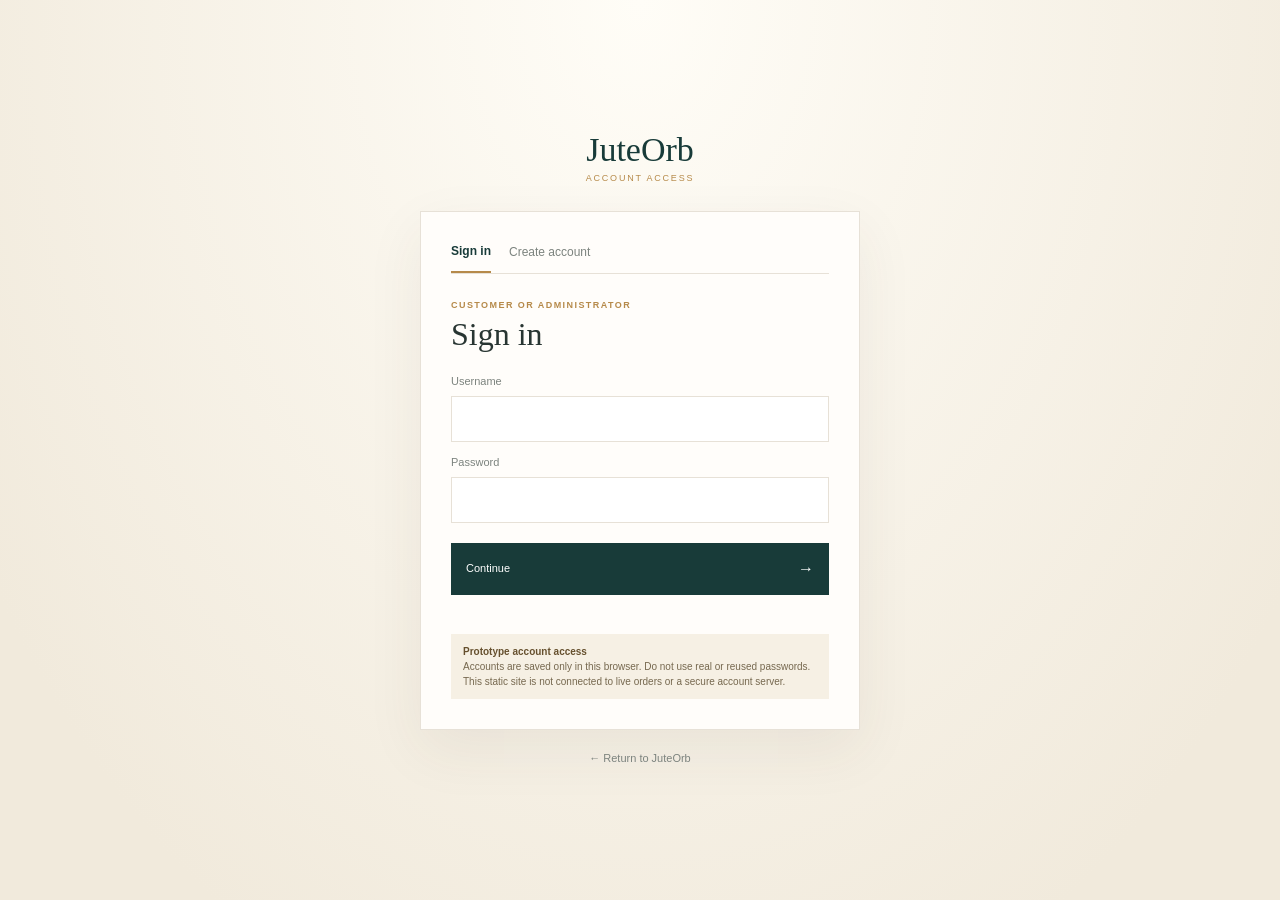
<file: admin/index.html>
<!doctype html><html lang="en"><head><meta charset="utf-8"><meta name="viewport" content="width=device-width, initial-scale=1"><meta name="theme-color" content="#f6f1e7"><title>JuteOrb Admin Dashboard</title><link rel="stylesheet" href="styles/admin.css"><script src="../assets/js/catalog.js" defer></script><script src="scripts/product-manager.js" defer></script><script src="scripts/admin.js" defer></script></head><body><div id="adminApp" class="admin-app"><aside class="sidebar"><a class="side-brand" href="index.html">JuteOrb<small>ADMIN PANEL</small></a><div class="user-chip"><span class="avatar">R</span><span><b>Rohini</b><small>Master administrator</small></span></div><nav id="sideNav" class="side-nav" aria-label="Admin dashboard"><button class="side-link active" data-view="overview"><span>▦</span>Dashboard</button><p class="nav-caption">ORDERS</p><button class="side-link" data-view="current"><span>◷</span>Current orders <i data-count="current">0</i></button><button class="side-link" data-view="accepted"><span>✓</span>Accepted orders <i data-count="accepted">0</i></button><button class="side-link" data-view="dispatched"><span>↗</span>Dispatched orders <i data-count="dispatched">0</i></button><button class="side-link" data-view="completed"><span>●</span>Completed orders <i data-count="completed">0</i></button><button class="side-link" data-view="returns"><span>↩</span>Return requests <i data-count="returns">0</i></button><button class="side-link" data-view="returned"><span>↩</span>Returned orders <i data-count="returned">0</i></button><button class="side-link" data-view="cancelled"><span>×</span>Cancelled orders <i data-count="cancelled">0</i></button><p class="nav-caption">CUSTOMER SUPPORT</p><button class="side-link" data-view="queries"><span>✉</span>User queries <i data-count="queries">0</i></button><button class="side-link" data-view="resolved"><span>✓</span>Resolved queries <i data-count="resolved">0</i></button><button class="side-link" data-view="customers"><span>◎</span>Customers</button><p class="nav-caption">CATALOGUE</p><button class="side-link" data-view="products"><span>＋</span>Products &amp; stock</button></nav><div class="sidebar-bottom"><a href="../index.html">← View storefront</a><button id="logoutButton" class="logout-button">Sign out</button></div></aside>
<main class="main-panel"><header class="admin-header"><div><p class="date-label">JUTEORB · ADMINISTRATION</p><h1 id="pageTitle">Dashboard</h1></div><div class="header-actions"><label class="search-box"><span>⌕</span><input id="searchInput" type="search" placeholder="Search orders or customers" aria-label="Search orders or customers"></label><button id="headerLogout" class="header-logout">Sign out</button></div></header><div class="prototype-banner"><strong>Prototype dashboard</strong><span>Sample records, product details and HD images are stored in this browser only. Products do not publish to customers on other devices until a shared server catalogue is connected.</span></div>
<section id="overviewView" class="view"><div class="welcome-row"><div><p class="eyebrow">Store operations</p><h2>Order and customer overview</h2></div><span class="today-chip" id="todayLabel"></span></div><div class="stat-grid"><button class="stat-card" data-go="current"><span>Current orders</span><strong id="statCurrent">0</strong><small>New, accepted or dispatched</small></button><button class="stat-card" data-go="queries"><span>Open queries</span><strong id="statQueries">0</strong><small>Awaiting a response</small></button><button class="stat-card" data-go="returns"><span>Return requests</span><strong id="statReturns">0</strong><small>Awaiting review</small></button><button class="stat-card" data-go="dispatched"><span>Dispatched</span><strong id="statDispatched">0</strong><small>In delivery</small></button></div><div class="dashboard-grid"><section class="panel"><div class="panel-heading"><div><p class="eyebrow">Order queue</p><h3>Recent orders</h3></div><button class="plain-link" data-go="current">View all →</button></div><div id="recentOrders"></div></section><section class="panel query-panel"><div class="panel-heading"><div><p class="eyebrow">Customer support</p><h3>Open queries</h3></div><button class="plain-link" data-go="queries">View all →</button></div><div id="recentQueries"></div></section></div></section>
<section id="listView" class="view" hidden><div class="list-toolbar"><div><p id="listKicker" class="eyebrow"></p><p id="listDescription" class="list-description"></p></div><span id="resultCount" class="result-count"></span></div><div id="listContent" class="panel table-panel"></div></section>
</main></div><div id="toast" class="toast" role="status" aria-live="polite"></div></body></html>
</file>
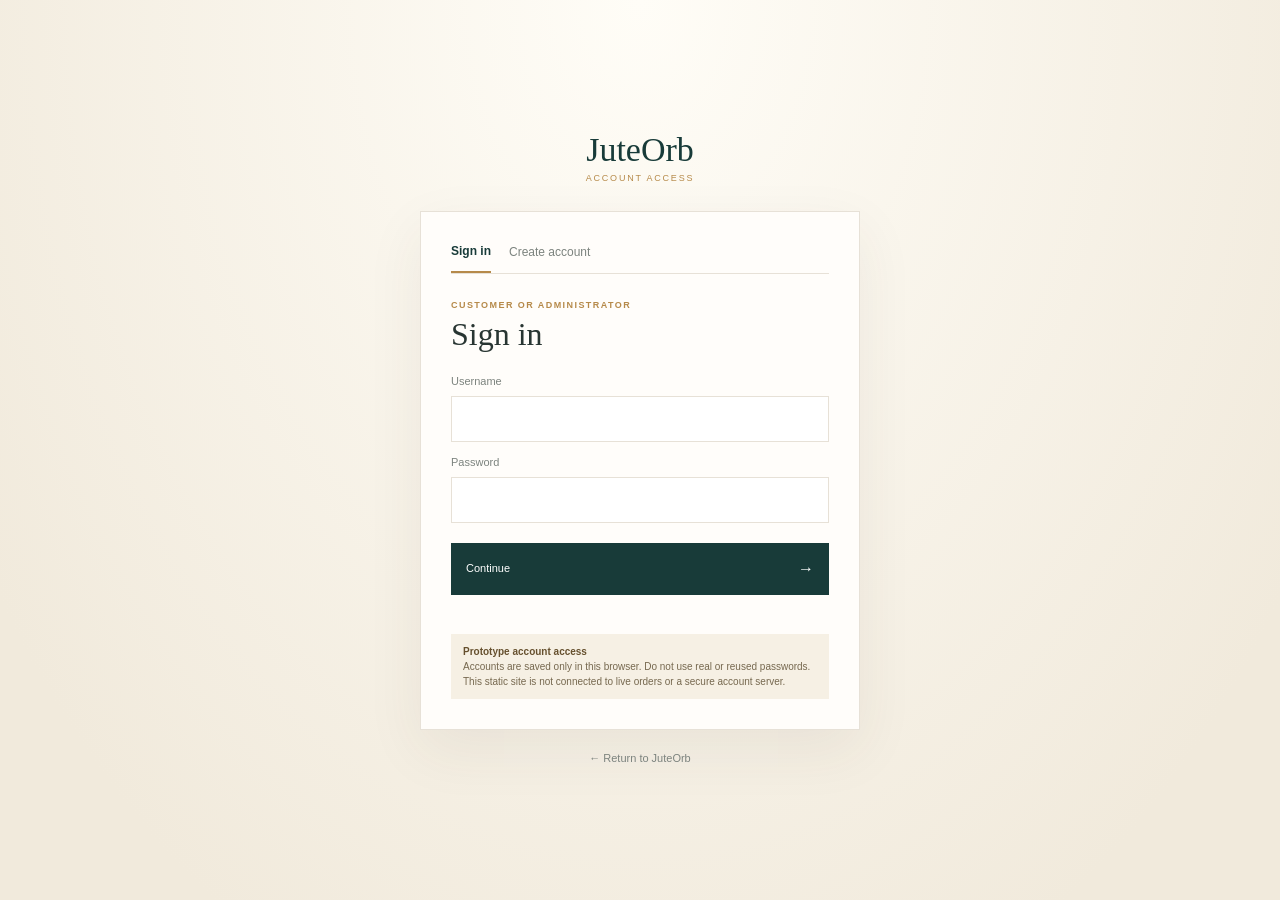
<file: account/profile.html>
<!doctype html><html lang="en"><head><meta charset="utf-8"><meta name="viewport" content="width=device-width, initial-scale=1"><title>Your account | JuteOrb</title><link rel="stylesheet" href="styles/account.css"><script src="scripts/account.js" defer></script></head><body data-account-page="profile"><main class="auth-shell profile-shell"><a class="auth-brand" href="../index.html">JuteOrb<small>YOUR ACCOUNT</small></a><section class="profile-card"><p class="auth-kicker">Customer account</p><h1 id="profileGreeting">Your account</h1><p id="profileUsername" class="profile-username"></p><div class="empty-orders"><span>Order history</span><p>Your online orders will appear here when account and checkout services are connected.</p></div><aside class="auth-notice"><strong>Prototype account</strong><br>This profile and its sign-in are stored in this browser only. It is not connected to live customer orders.</aside><div class="profile-actions"><a href="../index.html" class="auth-submit secondary">Continue browsing</a><button id="customerSignOut" class="signout-button">Sign out</button></div></section></main></body></html>
</file>
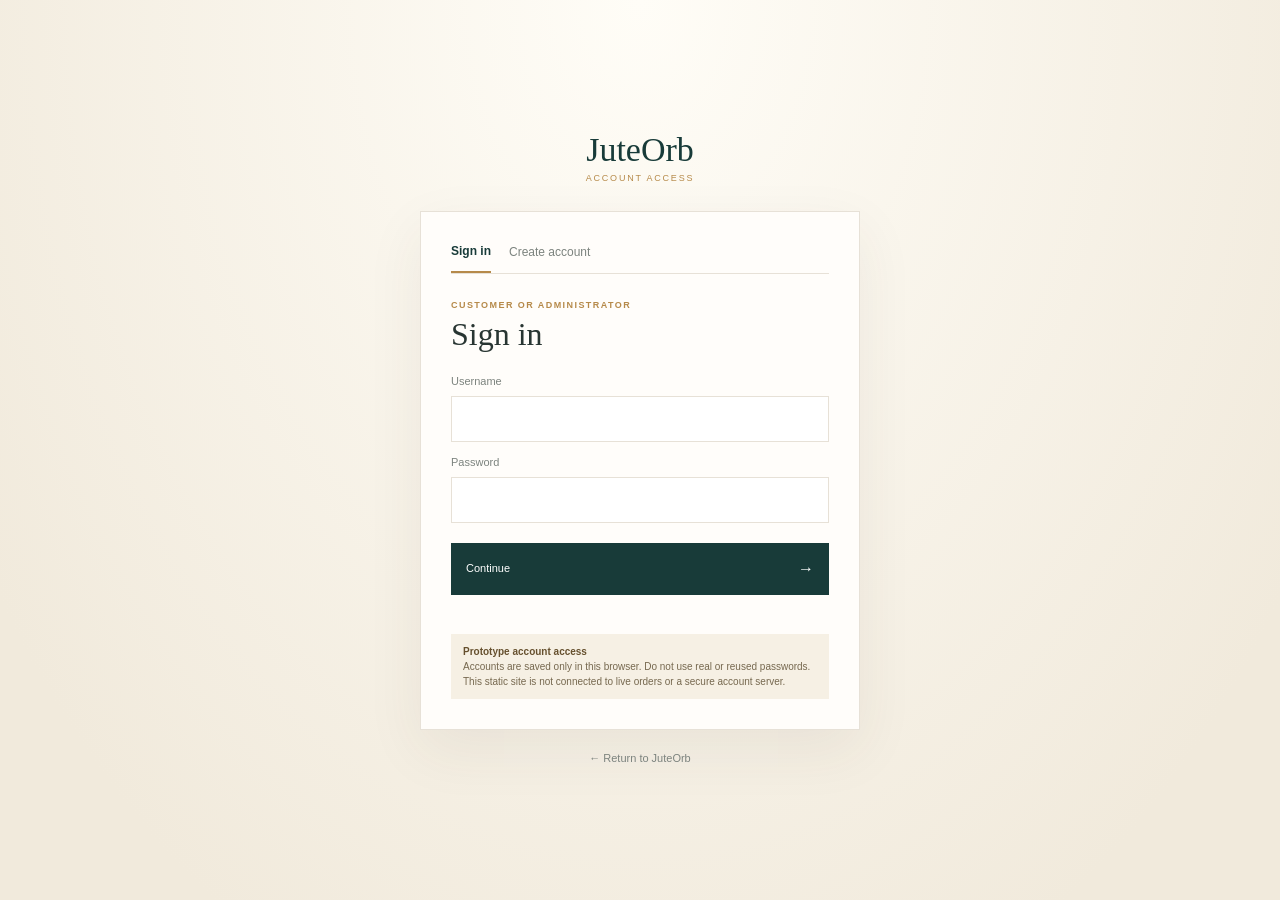
<file: account/sign-in.html>
<!doctype html><html lang="en"><head><meta charset="utf-8"><meta name="viewport" content="width=device-width, initial-scale=1"><meta name="theme-color" content="#f6f1e7"><title>Sign in | JuteOrb</title><link rel="stylesheet" href="styles/account.css"><script src="scripts/account.js" defer></script></head><body><main class="auth-shell"><a class="auth-brand" href="../index.html">JuteOrb<small>ACCOUNT ACCESS</small></a><section class="auth-card"><div class="auth-tabs"><button class="auth-tab active" data-mode="signin">Sign in</button><button class="auth-tab" data-mode="create">Create account</button></div><div id="signinPanel"><p class="auth-kicker">Customer or administrator</p><h1>Sign in</h1><form id="signinForm"><label for="loginName">Username</label><input id="loginName" autocomplete="username" required><label for="loginPassword">Password</label><input id="loginPassword" type="password" autocomplete="current-password" required><button class="auth-submit">Continue <span>→</span></button></form><p id="signinMessage" class="message" aria-live="polite"></p></div><div id="createPanel" hidden><p class="auth-kicker">Customer account</p><h1>Create account</h1><form id="createForm"><label for="customerName">Name</label><input id="customerName" required autocomplete="name"><label for="newUsername">Choose a username</label><input id="newUsername" required autocomplete="username"><label for="newPassword">Choose a password</label><input id="newPassword" type="password" minlength="4" required autocomplete="new-password"><button class="auth-submit">Create account <span>→</span></button></form><p id="createMessage" class="message" aria-live="polite"></p></div><aside class="auth-notice"><strong>Prototype account access</strong><br>Accounts are saved only in this browser. Do not use real or reused passwords. This static site is not connected to live orders or a secure account server.</aside></section><a class="return-link" href="../index.html">← Return to JuteOrb</a></main></body></html>
</file>
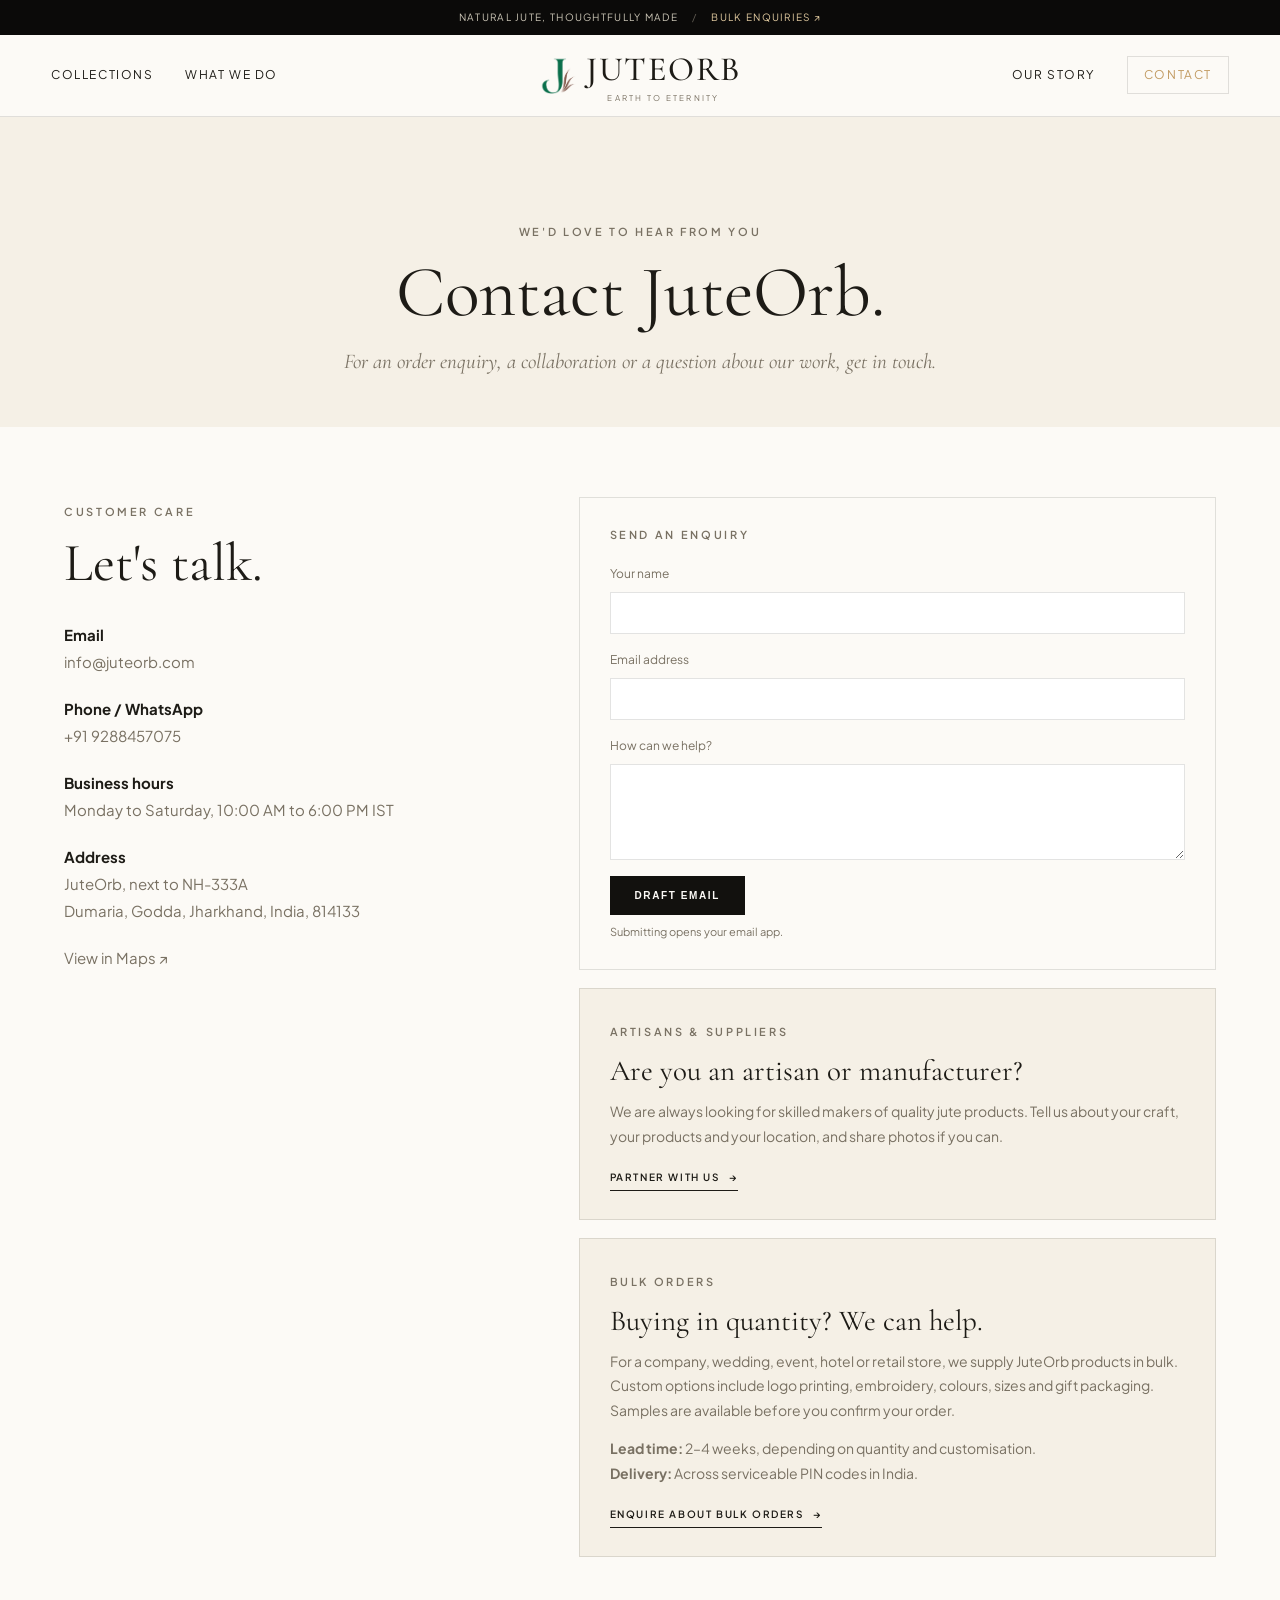
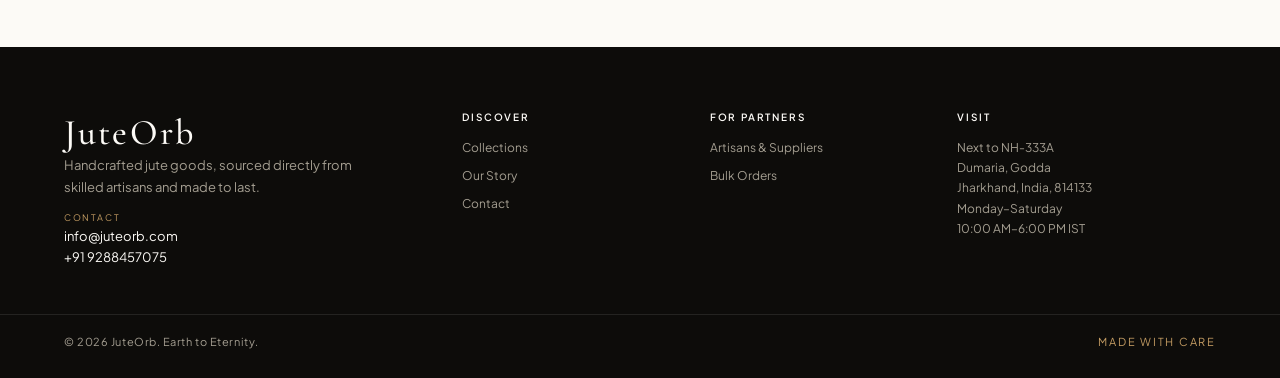
<file: pages/contact.html>
<!doctype html><html lang="en"><head><meta charset="utf-8"><meta name="viewport" content="width=device-width, initial-scale=1"><meta name="description" content="Contact JuteOrb for customer care, artisan partnerships and bulk orders."><title>Contact — JuteOrb</title><link rel="preconnect" href="https://fonts.googleapis.com"><link rel="preconnect" href="https://fonts.gstatic.com" crossorigin><link href="https://fonts.googleapis.com/css2?family=Cormorant+Garamond:ital,wght@0,300;0,400;0,500;0,600;1,400;1,500&family=Plus+Jakarta+Sans:wght@300;400;500;600&display=swap" rel="stylesheet"><link rel="stylesheet" href="../assets/css/site.css"><script src="../assets/js/site.js" defer></script></head><body class="luxury-body"><aside class="top-announcement"><div class="announcement-inner"><span>Natural jute, thoughtfully made</span><span class="announcement-divider">/</span><a href="#bulk-orders" class="announcement-link">Bulk enquiries ↗</a></div></aside><header class="site-header"><div class="header-inner"><button class="menu-toggle" aria-label="Open navigation menu" aria-expanded="false"><span class="menu-line"></span><span class="menu-line"></span></button><nav class="nav nav-left" aria-label="Main navigation"><a href="collections.html">Collections</a><a href="../index.html#what-we-do">What We Do</a></nav><a class="wordmark" href="../index.html" aria-label="JuteOrb home"><img class="wordmark-symbol" src="../assets/images/brand/juteorb-logo.png" alt=""><span class="wordmark-lockup"><span class="wordmark-title">JuteOrb</span><span class="wordmark-sub">Earth to Eternity</span></span></a><nav class="nav nav-right" aria-label="More navigation"><a href="about.html">Our Story</a><a href="contact.html" class="btn-client-services" aria-current="page">Contact</a></nav></div></header><main><section class="page-hero"><span class="section-kicker">We'd love to hear from you</span><h1 class="section-title">Contact JuteOrb.</h1><p>For an order enquiry, a collaboration or a question about our work, get in touch.</p></section><section class="section-wrap contact-layout"><div class="contact-details"><span class="section-kicker">Customer care</span><h2 class="section-title">Let's talk.</h2><p><strong>Email</strong><br><a href="mailto:info@juteorb.com">info@juteorb.com</a></p><p><strong>Phone / WhatsApp</strong><br><a href="tel:+919288457075">+91 9288457075</a></p><p><strong>Business hours</strong><br>Monday to Saturday, 10:00 AM to 6:00 PM IST</p><p><strong>Address</strong><br>JuteOrb, next to NH-333A<br>Dumaria, Godda, Jharkhand, India, 814133</p><p><a href="https://www.google.com/maps/search/?api=1&amp;query=JuteOrb%2C%20Dumaria%2C%20Godda%2C%20Jharkhand%2C%20India%20814133" target="_blank" rel="noopener noreferrer">View in Maps ↗</a></p></div><div class="contact-aside"><form class="contact-form" id="contact-form"><span class="section-kicker">Send an enquiry</span><label for="contact-name">Your name</label><input id="contact-name" name="name" autocomplete="name" required><label for="contact-email">Email address</label><input id="contact-email" name="email" type="email" autocomplete="email" required><label for="contact-message">How can we help?</label><textarea id="contact-message" name="message" rows="4" required></textarea><button class="btn btn-dark" type="submit">Draft email</button><p class="form-note" id="contact-note">Submitting opens your email app.</p></form><article class="contact-card" id="artisans"><span class="section-kicker">Artisans &amp; suppliers</span><h2>Are you an artisan or manufacturer?</h2><p>We are always looking for skilled makers of quality jute products. Tell us about your craft, your products and your location, and share photos if you can.</p><a class="editorial-link" href="mailto:info@juteorb.com?subject=Partnership%20with%20JuteOrb">Partner with us <span>→</span></a></article><article class="contact-card" id="bulk-orders"><span class="section-kicker">Bulk orders</span><h2>Buying in quantity? We can help.</h2><p>For a company, wedding, event, hotel or retail store, we supply JuteOrb products in bulk. Custom options include logo printing, embroidery, colours, sizes and gift packaging. Samples are available before you confirm your order.</p><p><strong>Lead time:</strong> 2–4 weeks, depending on quantity and customisation.<br><strong>Delivery:</strong> Across serviceable PIN codes in India.</p><a class="editorial-link" href="mailto:info@juteorb.com?subject=Bulk%20order%20enquiry">Enquire about bulk orders <span>→</span></a></article></div></section></main><footer class="site-footer"><div class="section-wrap footer-grid"><div class="footer-brand-col"><a class="footer-wordmark" href="../index.html">JuteOrb</a><p class="footer-mission">Handcrafted jute goods, sourced directly from skilled artisans and made to last.</p><div class="footer-concierge"><span class="concierge-tag">Contact</span><a href="mailto:info@juteorb.com" class="concierge-email">info@juteorb.com</a><a href="tel:+919288457075" class="concierge-email">+91 9288457075</a></div></div><div class="footer-nav-col"><h2>Discover</h2><ul><li><a href="collections.html">Collections</a></li><li><a href="about.html">Our Story</a></li><li><a href="contact.html">Contact</a></li></ul></div><div class="footer-nav-col"><h2>For partners</h2><ul><li><a href="#artisans">Artisans &amp; Suppliers</a></li><li><a href="#bulk-orders">Bulk Orders</a></li></ul></div><div class="footer-nav-col"><h2>Visit</h2><p>Next to NH-333A<br>Dumaria, Godda<br>Jharkhand, India, 814133</p><p>Monday–Saturday<br>10:00 AM–6:00 PM IST</p></div></div><div class="section-wrap footer-bottom"><p>© 2026 JuteOrb. Earth to Eternity.</p><span class="footer-submark">Made with care</span></div></footer></body></html>
</file>
<file: admin/styles/admin.css>
:root{--paper:#f6f3ed;--surface:#fffdfa;--ink:#183b39;--muted:#7c837e;--line:#e7e1d7;--gold:#b68a4a;--green:#e8f1e9;--red:#f8e9e6;--blue:#e8eff6;--serif:'Playfair Display',Georgia,serif;--sans:'DM Sans','Segoe UI',Arial,sans-serif}*{box-sizing:border-box}body{margin:0;background:var(--paper);color:#283532;font:14px/1.55 var(--sans)}button,input{font:inherit}button{cursor:pointer}a{color:inherit;text-decoration:none}[hidden]{display:none!important}.login-screen{min-height:100vh;display:grid;place-items:center;padding:22px;background:radial-gradient(ellipse at 50% 0%,#fffdf7 0,#f1eadc 82%)}.login-card{width:min(410px,100%);padding:42px;background:#fffdfa;border:1px solid var(--line);box-shadow:0 25px 80px #453b2a12}.login-brand{display:inline-flex;flex-direction:column;font:32px var(--serif);color:var(--ink)}.login-brand small,.side-brand small{font:9px var(--sans);letter-spacing:.19em;color:var(--gold);margin-top:3px}.login-kicker,.eyebrow,.date-label{font-size:10px;letter-spacing:.14em;text-transform:uppercase;color:var(--gold);font-weight:700}.login-kicker{margin:32px 0 4px}.login-card h1{font:36px var(--serif);font-weight:400;margin:0 0 24px}.login-card label{display:block;font-size:11px;color:var(--muted);margin:14px 0 6px}.login-card input{width:100%;padding:12px;border:1px solid var(--line);background:white;outline-color:var(--gold)}.primary-button{width:100%;margin-top:22px;padding:13px 16px;border:0;background:var(--ink);color:white;text-align:left;display:flex;justify-content:space-between}.primary-button span{font-size:17px}.login-error{min-height:18px;color:#a84033;font-size:12px}.prototype-note{padding:10px;background:#f6f0e4;color:#76684f;font-size:10px;line-height:1.5}.back-store{display:inline-block;margin-top:12px;color:var(--muted);font-size:11px}.admin-app{min-height:100vh}.sidebar{position:fixed;inset:0 auto 0 0;width:248px;background:#173c39;color:white;padding:25px 15px 18px;display:flex;flex-direction:column;z-index:2}.side-brand{font:24px var(--serif);padding:0 14px 23px;border-bottom:1px solid #ffffff24}.side-brand small{display:block;color:#d2b379}.user-chip{display:flex;gap:11px;align-items:center;padding:19px 11px}.avatar{width:36px;height:36px;display:grid;place-items:center;border-radius:50%;background:#e6d7bd;color:#254644;font:18px var(--serif)}.user-chip b,.user-chip small{display:block}.user-chip b{font-size:12px;font-weight:600}.user-chip small{color:#bbcac2;font-size:10px}.side-nav{overflow-y:auto}.side-nav .nav-caption{padding:13px 12px 5px;margin:0;color:#aab9b0;font-size:9px;letter-spacing:.14em}.side-link{width:100%;border:0;background:transparent;color:#d8e1da;text-align:left;padding:10px 12px;display:flex;align-items:center;gap:10px;border-radius:4px;font-size:11px}.side-link>span{width:16px;color:#c6a568;text-align:center;font-size:14px}.side-link:hover,.side-link.active{background:#ffffff17;color:white}.side-link i{margin-left:auto;min-width:20px;padding:2px 5px;background:#ffffff1c;border-radius:9px;text-align:center;font-size:9px;font-style:normal}.sidebar-bottom{margin-top:auto;border-top:1px solid #ffffff24;padding:14px 10px 0;display:flex;justify-content:space-between;align-items:center;font-size:10px;color:#d5e0d8}.logout-button{border:0;background:transparent;color:#d5e0d8;font-size:10px}.main-panel{margin-left:248px;padding:30px clamp(22px,4vw,58px) 55px;max-width:1680px}.admin-header{display:flex;justify-content:space-between;align-items:center;gap:20px;margin-bottom:20px}.admin-header h1{margin:3px 0 0;font:34px var(--serif);font-weight:400}.date-label{margin:0}.header-actions{display:flex;align-items:center;gap:12px}.search-box{display:flex;align-items:center;gap:8px;padding:9px 12px;background:var(--surface);border:1px solid var(--line);min-width:240px;color:var(--muted)}.search-box input{border:0;background:transparent;outline:0;width:100%;font-size:11px}.header-logout{display:none;border:1px solid var(--line);background:var(--surface);padding:8px 10px;color:var(--ink);font-size:10px}.prototype-banner{display:flex;gap:9px;align-items:baseline;padding:10px 13px;border:1px solid #e4d6b9;background:#f7f0e2;color:#6d624d;font-size:10px;margin-bottom:25px}.prototype-banner strong{color:#66502e}.welcome-row{display:flex;align-items:end;justify-content:space-between;margin:0 0 17px}.welcome-row .eyebrow{margin:0 0 4px}.welcome-row h2{font:25px var(--serif);font-weight:400;margin:0}.today-chip{font-size:10px;color:var(--muted)}.stat-grid{display:grid;grid-template-columns:repeat(4,1fr);gap:12px;margin-bottom:18px}.stat-card{padding:16px;text-align:left;border:1px solid var(--line);background:var(--surface);color:var(--ink);transition:transform .18s,border-color .18s}.stat-card:hover{transform:translateY(-2px);border-color:#b9a578}.stat-card span,.stat-card strong,.stat-card small{display:block}.stat-card span{font-size:10px;color:var(--muted)}.stat-card strong{font:30px var(--serif);margin:6px 0 3px}.stat-card small{font-size:9px;color:var(--muted)}.dashboard-grid{display:grid;grid-template-columns:1.4fr 1fr;gap:14px}.panel{border:1px solid var(--line);background:var(--surface);padding:18px}.panel-heading{display:flex;justify-content:space-between;align-items:center;margin-bottom:14px}.panel-heading .eyebrow{margin:0 0 3px}.panel-heading h3{font:20px var(--serif);font-weight:400;margin:0}.plain-link{border:0;background:transparent;color:var(--ink);font-size:10px}.order-list{display:grid}.order-item{display:grid;grid-template-columns:1fr auto;gap:4px 12px;padding:11px 0;border-top:1px solid var(--line)}.item-main strong{font-size:11px;font-weight:600}.item-main small,.item-meta small{display:block;color:var(--muted);font-size:9px}.item-meta{text-align:right}.item-meta strong{font-size:11px}.status-pill{display:inline-flex;padding:3px 7px;border-radius:12px;background:var(--blue);color:#42617b;font-size:9px;white-space:nowrap}.status-new,.status-open,.status-return-requested{background:#f5eddc;color:#8a6a2f}.status-accepted,.status-completed,.status-resolved{background:var(--green);color:#426a50}.status-cancelled,.status-returned{background:var(--red);color:#9a574d}.status-dispatched{background:var(--blue);color:#42617b}.query-item{padding:11px 0;border-top:1px solid var(--line)}.query-item strong{display:block;font-size:11px}.query-item p{margin:3px 0;color:var(--muted);font-size:10px}.query-item small{color:var(--muted);font-size:9px}.view{margin-top:6px}.list-toolbar{display:flex;align-items:end;justify-content:space-between;margin-bottom:12px}.list-toolbar .eyebrow{margin:0}.list-description{margin:3px 0 0;color:var(--muted);font-size:11px}.result-count{font-size:10px;color:var(--muted)}.table-panel{padding:0;overflow-x:auto}.data-table{width:100%;border-collapse:collapse;min-width:700px}.data-table th{text-align:left;color:var(--muted);font-size:9px;text-transform:uppercase;letter-spacing:.08em;background:#faf8f3;padding:11px 13px}.data-table td{padding:12px 13px;border-top:1px solid var(--line);font-size:10px;vertical-align:middle}.data-table td strong{font-size:10px}.data-table .muted{color:var(--muted)}.row-actions{display:flex;gap:5px;justify-content:flex-end}.action-button{padding:6px 8px;border:1px solid var(--line);background:white;color:var(--ink);font-size:9px;white-space:nowrap}.action-button:hover{border-color:var(--gold);color:#825f2a}.empty-state{padding:40px 20px;text-align:center;color:var(--muted);font-size:12px}.toast{position:fixed;right:22px;bottom:22px;padding:11px 15px;background:var(--ink);color:white;font-size:11px;box-shadow:0 8px 24px #0002;opacity:0;transform:translateY(8px);transition:.2s;pointer-events:none;z-index:4}.toast.show{opacity:1;transform:translateY(0)}
@media(max-width:1050px){.sidebar{width:215px}.main-panel{margin-left:215px;padding-inline:24px}.dashboard-grid{grid-template-columns:1fr}.stat-grid{grid-template-columns:repeat(2,1fr)}}
@media(max-width:700px){.sidebar{position:static;width:auto;height:auto;padding:13px 14px}.side-brand{padding:0 3px 10px;font-size:20px}.side-brand small{display:inline;margin-left:7px}.user-chip{display:none}.side-nav{display:flex;gap:5px;overflow:auto;padding:9px 0}.side-nav .nav-caption{display:none}.side-link{width:auto;min-width:max-content;padding:8px 10px;background:#ffffff12}.side-link>span{display:none}.side-link i{margin-left:3px}.sidebar-bottom{display:none}.main-panel{margin:0;padding:17px 14px 35px}.admin-header{align-items:flex-start}.admin-header h1{font-size:28px}.header-actions{gap:5px}.search-box{min-width:0;width:150px;padding:7px}.header-logout{display:block}.prototype-banner{display:block;line-height:1.6}.prototype-banner strong{display:block}.welcome-row h2{font-size:21px}.stat-grid{gap:8px}.stat-card{padding:12px}.stat-card strong{font-size:25px}.dashboard-grid{gap:10px}.panel{padding:14px}.data-table{min-width:670px}}.product-manager{display:grid;gap:16px}.product-form-panel,.products-list-section{padding:20px;background:var(--surface);border:1px solid var(--line)}.product-form-heading,.products-list-heading{display:flex;justify-content:space-between;align-items:start;gap:12px}.product-form-heading h2,.products-list-heading h2{font:23px var(--serif);font-weight:400;margin:2px 0 5px}.product-form-heading p:not(.eyebrow){margin:0;color:var(--muted);font-size:10px}.form-tag{padding:6px 8px;background:#eaf0e7;color:#43614a;font-size:8px;letter-spacing:.1em}.product-form{display:grid;grid-template-columns:1fr 1fr;gap:12px 15px;margin-top:18px}.product-form>label{display:grid;gap:5px;font-size:10px;color:var(--muted)}.product-form input:not([type=file]),.product-form select,.product-form textarea{width:100%;padding:10px;border:1px solid var(--line);background:#fffdfa;color:var(--ink);font:12px var(--sans);outline-color:var(--gold)}.product-form textarea{resize:vertical}.wide-field{grid-column:1/-1}.image-upload>label:first-child{display:block;margin-bottom:5px;font-size:10px;color:var(--muted)}.upload-row{display:flex;align-items:center;gap:10px;flex-wrap:wrap}.upload-button{padding:9px 11px;background:#edf1eb;color:var(--ink);font-size:10px;cursor:pointer}.upload-row input[type=file]{position:absolute;width:1px;height:1px;opacity:0;overflow:hidden}.upload-row span,.image-upload>small{font-size:9px;color:var(--muted)}.product-image-preview{width:150px;height:105px;margin-top:10px;display:grid;place-items:center;overflow:hidden;background:#f4f0e7;border:1px dashed #cfc5b2;color:var(--muted);font-size:10px}.product-image-preview img{width:100%;height:100%;object-fit:contain}.image-upload>small{display:block;margin-top:6px}.stock-rule{padding:9px 11px;background:#f6f0e4;color:#76684f;font-size:10px;margin:0}.form-actions{display:flex;align-items:center;justify-content:flex-end;gap:8px}.form-actions p{margin:0 auto 0 0;color:#426a50;font-size:10px}.save-product-button{padding:10px 15px;border:0;background:var(--ink);color:white;font-size:10px}.products-list-heading{align-items:center;margin-bottom:13px}.products-list-heading .eyebrow{margin:0}.products-list-heading>span{color:var(--muted);font-size:10px}.managed-products-grid{display:grid;grid-template-columns:repeat(2,minmax(0,1fr));gap:10px}.managed-product{display:grid;grid-template-columns:115px 1fr;gap:12px;border:1px solid var(--line);padding:10px;background:white}.managed-thumb{height:115px;background:#f3efe7;display:grid;place-items:center;overflow:hidden;color:var(--muted);font-size:9px}.managed-thumb img{width:100%;height:100%;object-fit:contain}.managed-product-details{min-width:0}.managed-category{font-size:8px;letter-spacing:.1em;text-transform:uppercase;color:var(--gold)}.managed-product h3{font:17px var(--serif);font-weight:400;margin:3px 0}.managed-product p{font-size:9px;color:var(--muted);margin:0;display:-webkit-box;-webkit-line-clamp:2;-webkit-box-orient:vertical;overflow:hidden}.managed-metrics{display:flex;justify-content:space-between;align-items:center;gap:7px;margin:7px 0}.managed-metrics strong{font-size:12px}.managed-stock{font-size:9px}.managed-stock.low{color:#a04b3f}.managed-stock.okay{color:#4b7653}.managed-actions{display:flex;gap:5px}.product-storage-note{margin:0;padding:10px 12px;border-left:2px solid #c09a5b;background:#f7f0e2;color:#756647;font-size:10px;line-height:1.55}.product-storage-note strong{color:#5d4b2f}@media(max-width:950px){.managed-products-grid{grid-template-columns:1fr}}@media(max-width:700px){.product-form-panel,.products-list-section{padding:14px}.product-form{grid-template-columns:1fr}.product-form>label,.wide-field{grid-column:1}.product-form-heading{display:block}.form-tag{display:inline-block;margin-top:10px}.managed-product{grid-template-columns:86px 1fr}.managed-thumb{height:96px}.form-actions{flex-wrap:wrap}.form-actions p{flex-basis:100%}}
</file>
<file: account/styles/account.css>
:root{--paper:#f6f3ed;--surface:#fffdfa;--ink:#183b39;--muted:#7c837e;--line:#e7e1d7;--gold:#b68a4a;--sans:'Segoe UI',Arial,sans-serif;--serif:Georgia,'Times New Roman',serif}*{box-sizing:border-box}body{margin:0;background:radial-gradient(ellipse at 50% 0,#fffdf7 0,#f1eadc 85%);color:#283532;font:14px/1.6 var(--sans);min-height:100vh}a{color:inherit;text-decoration:none}button,input{font:inherit}.auth-shell{min-height:100vh;display:flex;flex-direction:column;align-items:center;justify-content:center;padding:28px}.auth-brand{display:flex;flex-direction:column;align-items:center;color:var(--ink);font:34px var(--serif);line-height:1}.auth-brand small{margin-top:6px;color:var(--gold);font:9px var(--sans);letter-spacing:.2em}.auth-card,.profile-card{width:min(440px,100%);margin:28px 0 0;padding:30px;background:var(--surface);border:1px solid var(--line);box-shadow:0 20px 55px #493d2b12}.auth-tabs{display:flex;border-bottom:1px solid var(--line);gap:18px;margin-bottom:24px}.auth-tab{border:0;background:none;padding:0 0 10px;color:var(--muted);font-size:12px;cursor:pointer}.auth-tab.active{border-bottom:2px solid var(--gold);color:var(--ink);font-weight:600}.auth-kicker{font-size:9px;letter-spacing:.16em;text-transform:uppercase;color:var(--gold);font-weight:700;margin:0 0 4px}.auth-card h1,.profile-card h1{font:32px var(--serif);font-weight:400;margin:0 0 20px}.auth-card label{display:block;margin:12px 0 5px;font-size:11px;color:var(--muted)}.auth-card input{width:100%;padding:11px;border:1px solid var(--line);background:white;outline-color:var(--gold)}.auth-submit{display:flex;justify-content:space-between;align-items:center;width:100%;margin-top:20px;padding:12px 14px;background:var(--ink);border:1px solid var(--ink);color:white;font-size:11px;cursor:pointer}.auth-submit span{font-size:16px}.auth-submit.secondary{width:auto;margin:0;display:inline-block}.message{min-height:17px;font-size:11px;color:#9a483d}.auth-notice{padding:10px 12px;background:#f6f0e4;color:#76684f;font-size:10px;line-height:1.5}.auth-notice strong{color:#66502e}.return-link{margin-top:20px;color:var(--muted);font-size:11px}.profile-shell{justify-content:flex-start;padding-top:80px}.profile-card{width:min(650px,100%)}.profile-username{color:var(--muted);font-size:12px}.empty-orders{margin:25px 0;padding:20px;border:1px solid var(--line);background:#faf8f3}.empty-orders span{font-weight:600;font-size:12px}.empty-orders p{margin:5px 0 0;color:var(--muted);font-size:12px}.profile-actions{display:flex;justify-content:space-between;align-items:center;margin-top:18px}.signout-button{border:0;background:none;color:var(--muted);font-size:11px;cursor:pointer}@media(max-width:520px){.auth-shell{padding:18px}.auth-card,.profile-card{padding:22px}.profile-shell{padding-top:44px}}
</file>
<file: assets/css/site.css>
/* JuteOrb shared responsive design */
:root{--paper:#fcfaf6;--subtle:#f5f0e6;--dark:#12110e;--ink:#1d1b16;--muted:#797163;--light:#fcfaf6;--gold:#c29b62;--gold-soft:#dfc89e;--line:rgba(29,27,22,.12);--serif:'Cormorant Garamond',Georgia,serif;--sans:'Plus Jakarta Sans',Arial,sans-serif;--max:1360px;--ease:all .35s cubic-bezier(.16,1,.3,1)}*{box-sizing:border-box}html{scroll-behavior:smooth;scroll-padding-top:90px}body.luxury-body{margin:0;font:16px/1.65 var(--sans);color:var(--ink);background:var(--paper);-webkit-font-smoothing:antialiased}h1,h2,h3,h4,p{margin-top:0}h1,h2,h3,h4{font-family:var(--serif);font-weight:400;line-height:1.1}a{color:inherit;text-decoration:none;transition:var(--ease)}a:hover{color:var(--gold)}img{max-width:100%}.section-wrap{max-width:var(--max);margin-inline:auto;padding-inline:clamp(22px,5vw,68px)}.section-kicker{display:inline-block;margin:0 0 12px;color:var(--muted);font-size:11px;letter-spacing:.24em;text-transform:uppercase;font-weight:600}.section-title{font-size:clamp(34px,4.2vw,58px);margin:0;color:var(--ink)}
.top-announcement{background:#0b0a09;color:#c9c3b4;font-size:10px;letter-spacing:.13em;text-transform:uppercase;padding:9px 20px}.announcement-inner{display:flex;justify-content:center;align-items:center;gap:14px;flex-wrap:wrap}.announcement-divider{color:#625d54}.announcement-link{color:var(--gold-soft)}.site-header{position:sticky;top:0;z-index:20;height:82px;background:#fcfaf6f2;backdrop-filter:blur(12px);border-bottom:1px solid var(--line)}.header-inner{max-width:var(--max);height:100%;margin:auto;padding:0 clamp(20px,4vw,54px);display:grid;grid-template-columns:1fr auto 1fr;align-items:center}.nav{display:flex;align-items:center;gap:clamp(15px,2.5vw,34px)}.nav-right{justify-content:flex-end}.nav a{font-size:12px;letter-spacing:.13em;text-transform:uppercase}.nav a[aria-current=page]{color:var(--gold)}.wordmark{display:flex;flex-direction:column;align-items:center;line-height:1}.wordmark-title{font:500 34px var(--serif);letter-spacing:.05em;text-transform:uppercase}.wordmark-sub{font-size:8px;letter-spacing:.28em;text-transform:uppercase;color:var(--muted);margin-top:4px}.btn-client-services{padding:8px 16px;border:1px solid var(--line)}.menu-toggle{display:none;border:0;background:transparent;padding:8px}.menu-line{display:block;width:22px;height:1px;background:var(--ink);margin:6px 0}
.hero-haute{min-height:650px;height:min(80vh,850px);position:relative;display:grid;place-items:center;background:#383127;color:var(--light);overflow:hidden;padding:72px 24px}.hero-backdrop{position:absolute;z-index:0;inset:0;background:#5a4836 url('../images/hero-slides/slide-01.jpg.png') center 48%/cover no-repeat;transform:scale(1.03);opacity:0;transition:opacity .9s ease,transform 1.2s cubic-bezier(.16,1,.3,1)}.hero-backdrop.is-visible{opacity:1}.hero-overlay{position:absolute;z-index:2;inset:0;background:linear-gradient(90deg,#0e0d0b7a,#0e0d0b33 50%,#0e0d0b70),linear-gradient(0deg,#0e0d0bb8,transparent 52%)}.hero-content{position:relative;z-index:3;text-align:center;max-width:900px}.eyebrow-pill{display:inline-block;color:var(--gold-soft);font-size:10px;letter-spacing:.22em;text-transform:uppercase;padding:7px 15px;border:1px solid #ffffff42;margin-bottom:22px}.hero-headline{font-size:clamp(48px,8vw,100px);font-weight:300;line-height:.98;margin:0 0 20px;color:#fff}.hero-period{color:var(--gold-soft)}.hero-tagline{max-width:700px;margin:0 auto 30px;font:italic clamp(18px,2.3vw,25px)/1.45 var(--serif);color:#ffffffe0}.hero-actions{display:flex;justify-content:center;gap:14px;flex-wrap:wrap;margin-bottom:44px}.btn{display:inline-block;padding:13px 24px;font-size:10px;letter-spacing:.16em;text-transform:uppercase;font-weight:600}.btn-light{color:var(--ink);background:var(--paper);border:1px solid var(--paper)}.btn-light:hover{background:transparent;color:white}.btn-outline{color:white;border:1px solid #ffffff88}.btn-outline:hover{background:#ffffff20;color:white}.btn-dark{background:var(--dark);color:var(--light);border:1px solid var(--dark)}.btn-dark:hover{background:transparent;color:var(--ink)}.hero-metrics{display:flex;justify-content:center;align-items:center;gap:26px;border-top:1px solid #ffffff50;padding-top:22px;flex-wrap:wrap}.metric-col{display:flex;flex-direction:column;gap:3px}.m-label{color:#ffffffa6;font-size:10px;letter-spacing:.2em;text-transform:uppercase}.m-val{font:16px var(--serif);color:var(--gold-soft)}.metric-divider{width:1px;height:26px;background:#ffffff55}.slide-control{position:absolute;z-index:4;top:50%;transform:translateY(-50%);width:44px;height:44px;border:1px solid #ffffff66;border-radius:50%;background:#12110e55;color:white;font:28px var(--serif);cursor:pointer}.slide-control:hover{background:#12110ecc}.slide-control.previous{left:22px}.slide-control.next{right:22px}.slide-dots{position:absolute;z-index:4;bottom:20px;left:0;right:0;display:flex;justify-content:center;gap:8px}.slide-dots button{width:24px;height:2px;padding:0;border:0;background:#ffffff70;cursor:pointer}.slide-dots button[aria-current=true]{width:40px;background:white}
.section-chapter{padding-block:clamp(68px,9vw,120px)}.chapter-grid{display:grid;grid-template-columns:1.1fr .9fr;gap:clamp(36px,7vw,96px);align-items:center}.chapter-grid.reverse-on-desktop{grid-template-columns:.9fr 1.1fr}.chapter-meta{display:flex;align-items:center;gap:12px;margin-bottom:16px}.chapter-num{color:var(--gold);font-size:10px;letter-spacing:.2em;text-transform:uppercase;font-weight:600}.chapter-line{width:30px;height:1px;background:var(--line)}.chapter-subject{font-size:10px;letter-spacing:.14em;text-transform:uppercase;color:var(--muted)}.lead-italic{font:italic 23px/1.4 var(--serif);color:var(--muted);margin:14px 0 20px}.body-narrative p{font-size:16px;line-height:1.8;color:#48443d;margin-bottom:16px}.narrative-specs{display:grid;grid-template-columns:1fr 1fr;gap:20px 24px;margin:28px 0;padding:24px 0;border-block:1px solid var(--line)}.spec-card h3{font:500 19px var(--serif);margin:0 0 6px}.spec-card p{font-size:14px;line-height:1.65;color:var(--muted);margin:0}.editorial-link{display:inline-flex;gap:9px;align-items:center;border-bottom:1px solid;padding-bottom:4px;font-size:10px;letter-spacing:.16em;text-transform:uppercase;font-weight:600}.figure-frame{background:#ece6da}.editorial-img{width:100%;height:auto;aspect-ratio:4/5;object-fit:cover;display:block}.figure-caption{display:flex;justify-content:space-between;gap:12px;padding:12px 4px 0;margin-top:10px;border-top:1px solid var(--line);font-size:10px;letter-spacing:.1em;text-transform:uppercase;color:var(--muted)}
.promise-band{background:#eee8dc;border-block:1px solid var(--line);padding-block:48px}.promise-grid{display:grid;grid-template-columns:repeat(4,1fr);gap:24px}.promise-grid>div{border-right:1px solid var(--line);padding-right:20px}.promise-grid>div:last-child{border:0}.promise-index{font-size:10px;letter-spacing:.16em;color:var(--gold)}.promise-grid h2{font-size:24px;margin:8px 0}.promise-grid p{font-size:14px;color:var(--muted);line-height:1.7;margin:0}.section-archive{background:var(--subtle);padding-block:clamp(68px,9vw,112px);border-block:1px solid var(--line)}.archive-header{display:flex;justify-content:space-between;align-items:flex-end;gap:28px;margin-bottom:40px}.archive-summary{max-width:430px;margin:0;color:var(--muted);font-size:15px;line-height:1.7}.collection-triptych{display:grid;grid-template-columns:repeat(3,minmax(0,1fr));gap:24px}.luxury-card{display:flex;flex-direction:column;background:var(--paper);border:1px solid var(--line);min-width:0;transition:var(--ease)}.luxury-card:hover{transform:translateY(-4px);box-shadow:0 12px 30px #12110e0d}.card-img-wrap,.category-art{position:relative;aspect-ratio:4/3;overflow:hidden;background:#e8dfd0}.card-img-wrap img{width:100%;height:100%;object-fit:cover;display:block}.card-info{padding:22px 22px 24px;display:flex;flex-direction:column;flex:1}.card-info h2,.card-info h3{font-size:25px;margin:0 0 9px}.card-info p{font-size:14px;line-height:1.7;color:var(--muted);margin:0}.card-link{display:flex;justify-content:space-between;border-top:1px solid var(--line);margin-top:20px;padding-top:12px;font-size:10px;letter-spacing:.16em;text-transform:uppercase;font-weight:600}.section-gazette{padding:76px 20px;background:var(--paper);text-align:center}.gazette-inner{max-width:640px}.gazette-title{font-size:clamp(30px,4vw,44px);margin:6px 0 12px}.gazette-desc{font-size:15px;color:var(--muted);margin-bottom:22px}.gazette-form{display:flex;max-width:470px;margin:auto}.gazette-input{min-width:0;flex:1;border:1px solid var(--line);padding:13px 16px;font:14px var(--sans);background:#fff}.gazette-button{border:1px solid var(--dark);background:var(--dark);color:white;padding:0 24px;font:600 11px var(--sans);letter-spacing:.14em;text-transform:uppercase;cursor:pointer}.gazette-button:hover{background:var(--gold);border-color:var(--gold)}.form-note{font-size:11px;color:var(--muted);margin:9px 0 0}
.site-footer{background:#0d0c0a;color:#a49e91;padding:64px 0 26px}.footer-grid{display:grid;grid-template-columns:1.7fr 1fr 1fr 1.2fr;gap:32px;margin-bottom:46px}.footer-wordmark{display:inline-block;color:var(--light);font:500 36px var(--serif);letter-spacing:.06em}.footer-mission{font-size:13px;line-height:1.7;max-width:300px}.footer-concierge{display:flex;flex-direction:column}.concierge-tag{color:var(--gold);font-size:9px;text-transform:uppercase;letter-spacing:.18em}.concierge-email{color:var(--light);font-size:13px}.footer-nav-col h2{font:600 10px var(--sans);color:var(--light);letter-spacing:.18em;text-transform:uppercase;margin-bottom:15px}.footer-nav-col ul{list-style:none;padding:0;margin:0;display:grid;gap:8px}.footer-nav-col li,.footer-nav-col p{font-size:12px;line-height:1.7;margin:0}.footer-bottom{border-top:1px solid #ffffff18;padding-top:18px;display:flex;justify-content:space-between;gap:12px;flex-wrap:wrap;font-size:11px;letter-spacing:.05em}.footer-bottom p{margin:0}.footer-submark{color:var(--gold);text-transform:uppercase;letter-spacing:.16em}.page-hero{text-align:center;padding:clamp(62px,8vw,100px) 22px 50px;background:var(--subtle)}.page-hero .section-title{font-size:clamp(42px,6vw,72px);margin:0 auto 14px}.page-hero p{max-width:650px;margin:0 auto;color:var(--muted);font:italic 21px/1.5 var(--serif)}
.story-long{padding-block:clamp(64px,8vw,104px)}.story-long-inner>.section-title{margin-bottom:30px}.story-columns{display:grid;grid-template-columns:1fr 1fr;gap:clamp(28px,6vw,80px)}.story-columns p{font-size:16px;line-height:1.9;color:#48443d}.story-columns .lead-italic{font-size:22px}.page-cta{text-align:center;padding:62px 22px 76px;background:#eee8dc}.page-cta h2{font-size:clamp(30px,4vw,46px);margin-bottom:20px}.collections-page{padding-block:55px}.collections-page .collection-triptych{grid-template-columns:repeat(3,minmax(0,1fr))}.category-art{background:radial-gradient(ellipse at 35% 35%,#eadbc4,#c6a77d 55%,#9b7857)}.category-stationery{background:linear-gradient(145deg,#d8c3a4,#f3e8d4 52%,#af8c67)}.category-jewellery{background:radial-gradient(circle at 60% 45%,#d9bd8e,#967750 60%,#eadbc4)}.shared-qualities{margin-top:50px;padding-top:30px;border-top:1px solid var(--line)}.quality-list{display:grid;grid-template-columns:1fr 1fr;gap:6px 32px}.quality-list p{margin:0;color:var(--muted);font-size:14px}.quality-list strong{color:var(--ink)}.contact-layout{padding-block:70px 90px;display:grid;grid-template-columns:.8fr 1.2fr;gap:clamp(34px,7vw,90px)}.contact-details .section-title{margin-bottom:28px}.contact-details p{font-size:15px;line-height:1.8;margin:0 0 20px;color:var(--muted)}.contact-details strong{color:var(--ink)}.contact-aside{display:grid;gap:18px}.contact-card{padding:28px 30px;background:var(--subtle);border:1px solid var(--line);scroll-margin-top:100px}.contact-card h2{font-size:29px;margin:2px 0 12px}.contact-card p{font-size:14px;line-height:1.75;color:var(--muted)}.contact-card .editorial-link{margin-top:4px}.visually-hidden{position:absolute;width:1px;height:1px;padding:0;margin:-1px;overflow:hidden;clip:rect(0,0,0,0);white-space:nowrap;border:0}
@media(max-width:950px){.chapter-grid,.chapter-grid.reverse-on-desktop{grid-template-columns:1fr 1fr;gap:32px}.collection-triptych,.collections-page .collection-triptych{grid-template-columns:repeat(2,minmax(0,1fr))}.footer-grid{grid-template-columns:1fr 1fr}.promise-grid{grid-template-columns:1fr 1fr}.promise-grid>div:nth-child(2){border:0}.contact-layout{grid-template-columns:1fr 1.3fr}}
@media(max-width:700px){html{scroll-padding-top:72px}.top-announcement{font-size:9px}.announcement-inner{gap:7px}.site-header{height:70px}.header-inner{display:flex;justify-content:space-between}.wordmark{order:0}.menu-toggle{display:block;order:-1}.nav{display:none;position:absolute;left:0;right:0;background:var(--paper);padding:16px 24px;flex-direction:column;align-items:flex-start;box-shadow:0 8px 12px #0000000a}.nav-left{top:70px}.nav-right{top:160px}.nav.open{display:flex}.hero-haute{height:auto;min-height:670px;padding:75px 28px 58px}.hero-headline{font-size:clamp(48px,13vw,74px)}.hero-metrics{gap:12px 20px}.metric-col{min-width:38%}.metric-divider{display:none}.section-chapter{padding-block:60px}.chapter-grid,.chapter-grid.reverse-on-desktop{grid-template-columns:1fr;gap:30px}.narrative-specs{gap:18px}.promise-grid{gap:25px 18px}.promise-grid>div{padding-right:12px}.promise-grid h2{font-size:21px}.archive-header{display:block}.archive-summary{margin-top:14px}.collection-triptych,.collections-page .collection-triptych{grid-template-columns:1fr}.card-img-wrap,.category-art{aspect-ratio:5/3}.footer-grid{grid-template-columns:1fr 1fr;gap:30px 20px}.footer-brand-col{grid-column:1/-1}.story-columns{grid-template-columns:1fr;gap:0}.quality-list{grid-template-columns:1fr}.contact-layout{grid-template-columns:1fr}.page-hero p{font-size:18px}.figure-caption{font-size:9px}.gazette-form{flex-direction:column;gap:8px}.gazette-button{padding:13px}.footer-bottom{display:block}.footer-submark{display:block;margin-top:8px}}
@media(prefers-reduced-motion:reduce){*,*::before,*::after{scroll-behavior:auto!important;transition:none!important}}
.artisan-placeholder{display:grid;place-items:center;background:radial-gradient(ellipse at 40% 38%,#eadbc4,#c6a77d 55%,#967654);color:#fff;font:italic 28px var(--serif);letter-spacing:.03em}
.contact-form{display:grid;gap:8px;padding:28px 30px;border:1px solid var(--line);background:var(--paper)}.contact-form label{font-size:12px;color:var(--muted)}.contact-form input,.contact-form textarea{width:100%;padding:11px 12px;border:1px solid var(--line);background:#fff;font:14px var(--sans);color:var(--ink);margin-bottom:8px}.contact-form textarea{resize:vertical}.contact-form .btn{cursor:pointer;justify-self:start}.contact-form .form-note{margin:0}
.hero-video{position:absolute;z-index:1;inset:0;width:100%;height:100%;object-fit:cover;opacity:0;transition:opacity .9s ease}.hero-video.is-visible{opacity:1}.hero-video[hidden]{display:none}.founder-home-art{display:block;object-position:center 34%}


/* Our Story editorial layout */
.story-hero{position:relative;overflow:hidden;padding-block:clamp(82px,10vw,132px) 70px;background:radial-gradient(ellipse at 50% 0%,#fffdf8 0%,var(--subtle) 72%)}.story-hero-inner{max-width:850px;margin:0 auto}.story-hero .section-kicker{margin-bottom:20px}.story-hero .section-title{font-size:clamp(56px,8vw,100px);letter-spacing:-.035em}.story-hero .section-title em{font-weight:400;color:var(--gold);font-style:italic}.story-hero p{max-width:610px;font-size:clamp(18px,2vw,22px)}.story-hero-rule{display:block;width:54px;height:1px;background:var(--gold);margin:30px auto 0}.about-opening{padding-top:clamp(62px,8vw,100px);padding-bottom:clamp(72px,9vw,112px)}.about-opening .chapter-grid{grid-template-columns:1fr 1.05fr;gap:clamp(42px,7vw,92px)}.about-opening .chapter-narrative{max-width:560px}.about-opening .section-title{font-size:clamp(38px,4vw,54px)}.about-artisan-figure .figure-frame{background:transparent}.about-artisan-img{aspect-ratio:3/2;object-fit:cover;object-position:center center}.about-artisan-figure .figure-caption{font-size:10px;padding:13px 2px 0}.founder-story{background:#f3eee4;padding-block:clamp(72px,9vw,112px)}.founder-story-inner{max-width:1180px}.founder-story-heading{display:grid;grid-template-columns:.8fr 1.2fr;column-gap:50px;align-items:end;margin-bottom:38px}.founder-story-heading .section-kicker{grid-column:1/-1}.founder-story-heading .section-title{font-size:clamp(42px,5vw,64px)}.founder-story-deck{max-width:440px;margin:0 0 4px;color:var(--muted);font:italic 21px/1.45 var(--serif)}.founder-story .story-columns{gap:clamp(36px,7vw,90px)}.founder-story .story-columns p{font-size:16px;line-height:1.9}.story-quote{margin:28px 0;padding:5px 0 5px 24px;border-left:2px solid var(--gold);color:var(--ink);font:italic clamp(25px,3vw,34px)/1.35 var(--serif)}.founder-signoff{line-height:1.8}.founder-signoff strong{font:600 13px var(--sans);letter-spacing:.06em}.vision-block{background:var(--paper);padding-block:clamp(72px,9vw,112px)}.vision-inner{display:grid;grid-template-columns:.75fr 1.25fr;gap:clamp(36px,7vw,90px);align-items:start}.vision-heading .section-title{font-size:clamp(40px,5vw,62px)}.vision-copy{gap:clamp(24px,4vw,52px)}.vision-copy p{font-size:16px;line-height:1.85}.story-values{background:#eae2d4;padding-block:clamp(48px,6vw,72px)}.story-values .promise-grid{gap:28px}.story-values .promise-grid>div{padding:0 22px 0 0}.story-values .promise-grid>div:last-child{padding-right:0}.story-values .promise-grid h2{font-size:26px}.story-values .promise-grid p{font-size:15px;line-height:1.75}.story-values .promise-index{font-size:11px}
@media(max-width:950px){.about-opening .chapter-grid{grid-template-columns:1fr 1fr;gap:32px}.founder-story-heading{grid-template-columns:1fr;gap:12px}.founder-story-heading .section-kicker{grid-column:auto}.vision-inner{grid-template-columns:1fr;gap:24px}}
@media(max-width:700px){.story-hero{padding-block:70px 52px}.story-hero .section-title{font-size:clamp(48px,14vw,70px)}.about-opening .chapter-grid{grid-template-columns:1fr;gap:30px}.about-opening .chapter-figure{order:-1}.about-artisan-img{aspect-ratio:4/3}.founder-story-heading{margin-bottom:24px}.founder-story .story-columns{gap:0}.founder-story .story-columns p,.vision-copy p{font-size:16px}.story-quote{font-size:27px}.story-values .promise-grid{grid-template-columns:1fr 1fr}.story-values .promise-grid>div{border:0;padding-right:8px}.story-values .promise-grid h2{font-size:22px}}

/* Founder story: clearer editorial rhythm */
.founder-story{background:linear-gradient(115deg,#f5f0e7 0%,#eee6d8 100%)}.founder-story-heading{grid-template-columns:1fr minmax(260px,.8fr);align-items:center;gap:28px 64px;margin-bottom:52px}.founder-story-heading .section-kicker{grid-column:1/-1}.founder-story-heading .section-title{margin:0;font-size:clamp(48px,6vw,76px)}.founder-story-deck{max-width:none;margin:0;padding:22px 26px;border-left:2px solid var(--gold);background:#fffaf1;color:#554c3e;font:500 14px/1.8 var(--sans);letter-spacing:.035em}.founder-story .story-columns{gap:clamp(30px,6vw,76px)}.founder-story .story-columns>div{border-top:1px solid #b9a98d;padding-top:22px}.founder-story .story-columns>div:first-child>p:first-child,.founder-story .story-columns>div:nth-child(2)>p:first-child{font-size:18px;line-height:1.8;color:#302d27}.founder-story .story-columns>div:first-child>p:first-child::first-letter{float:left;margin:.07em .12em 0 0;color:#9a7744;font:500 3.1em/.8 var(--serif)}.story-quote{margin-top:38px;padding:18px 0 18px 26px;border-left:2px solid var(--gold)}@media(max-width:950px){.founder-story-heading{grid-template-columns:1fr;gap:16px}.founder-story-deck{max-width:560px}}@media(max-width:700px){.founder-story-heading{margin-bottom:34px}.founder-story .story-columns>div{padding-top:18px}.founder-story-deck{padding:16px 18px}.founder-story .story-columns>div:first-child>p:first-child,.founder-story .story-columns>div:nth-child(2)>p:first-child{font-size:17px}}
.shop-products{padding-block:42px 28px}.shop-products-heading{display:flex;align-items:end;justify-content:space-between;gap:20px;margin-bottom:18px}.shop-products-heading .section-kicker{display:block}.shop-products-heading .section-title{font-size:clamp(30px,4vw,44px);margin:0}.shop-products-heading>p{font-size:12px;color:var(--muted)}.shop-product-grid{display:grid;grid-template-columns:repeat(3,minmax(0,1fr));gap:18px}.shop-product-card{border:1px solid var(--line);background:#fff;min-width:0}.shop-product-image{aspect-ratio:4/3;background:#f3efe7;overflow:hidden}.shop-product-image img{width:100%;height:100%;object-fit:cover}.shop-product-image.no-image{display:grid;place-items:center;color:var(--muted);font-size:12px}.shop-product-info{padding:15px}.shop-product-category{font-size:9px;letter-spacing:.13em;text-transform:uppercase;color:var(--gold)}.shop-product-info h3{font:25px/1.15 var(--serif);font-weight:400;margin:4px 0 7px}.shop-product-info>p{min-height:42px;font-size:12px;line-height:1.6;color:var(--muted);margin:0}.shop-product-bottom{display:flex;justify-content:space-between;align-items:center;gap:8px;padding:12px 0 9px;border-top:1px solid var(--line);margin-top:13px}.shop-product-price{font-size:16px;color:var(--ink)}.stock-note{font-size:10px;color:#517356}.stock-note.low-stock{color:#a34e36;font-weight:600}.stock-note.sold-out{color:#777}.shop-product-enquiry{display:inline-block;margin-top:4px;padding:9px 11px;background:var(--dark);color:var(--light);font-size:9px;letter-spacing:.1em;text-transform:uppercase}.shop-product-enquiry[aria-disabled=true]{background:#ded8cc;color:#777;pointer-events:none}@media(max-width:850px){.shop-product-grid{grid-template-columns:repeat(2,minmax(0,1fr))}}@media(max-width:560px){.shop-product-grid{grid-template-columns:1fr}.shop-products-heading{display:block}.shop-products-heading>p{margin:8px 0 0}}


/* Founder portrait and supplied JuteOrb brand mark */
.wordmark{flex-direction:row;gap:9px;text-align:center}.wordmark-symbol{display:block;width:38px;height:38px;object-fit:contain;mix-blend-mode:multiply}.wordmark-lockup{display:flex;flex-direction:column;align-items:center;line-height:1}.founder-home-art{object-position:center 34%}.founder-story-heading{grid-template-columns:190px 1fr minmax(250px,.8fr);align-items:center;gap:28px 36px}.founder-portrait{grid-row:2;grid-column:1;width:190px;aspect-ratio:4/5;object-fit:cover;object-position:center 34%;display:block}.founder-story-heading .section-title{grid-row:2;grid-column:2}.founder-story-deck{grid-row:2;grid-column:3}
@media(max-width:950px){.founder-story-heading{grid-template-columns:1fr;gap:16px}.founder-portrait,.founder-story-heading .section-title,.founder-story-deck{grid-column:1;grid-row:auto}.founder-portrait{width:min(100%,240px)}}
</file>
